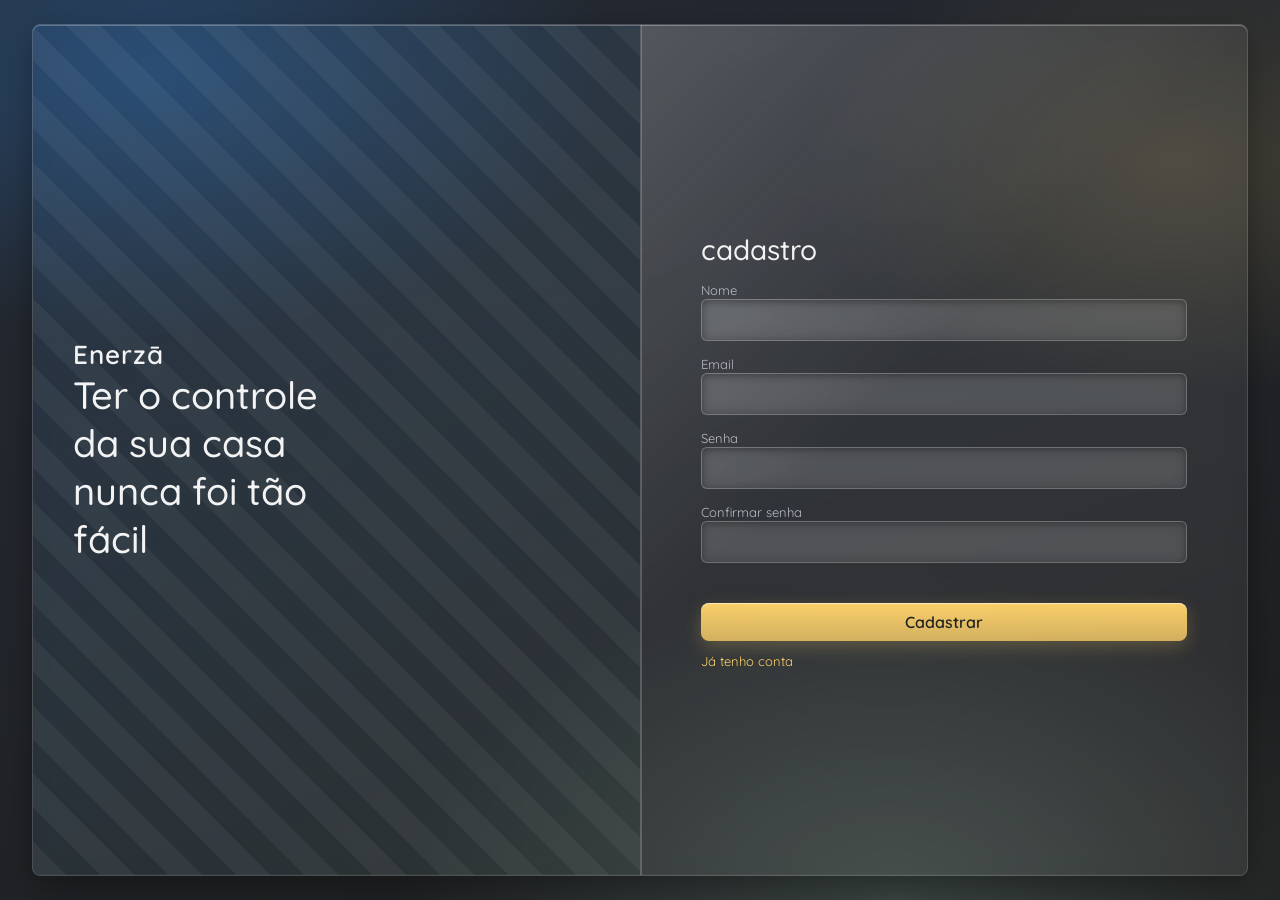
<file: EXPO2026/Enerza/html/cadastro.html>
<!DOCTYPE html>
<html lang="pt-BR">

<head>
    <meta charset="utf-8">
    <meta name="viewport" content="width=device-width, initial-scale=1">
    <title>Enerza - Cadastro</title>
    <link href="https://fonts.googleapis.com/css2?family=Quicksand:wght@400;500;600&display=swap" rel="stylesheet">
    <link rel="stylesheet" href="css/style.css">
    <style>
        .msg { color: #ff8a80; font-size: 13px; min-height: 16px; }
    </style>
</head>

<body>
    <div class="scr">
        <div class="auth">
            <div class="l">
                <div class="lg">Enerzā</div>
                <h2>Ter o controle da sua casa nunca foi tão fácil</h2>
            </div>
            <div class="r">
                <h3>cadastro</h3>
                <div><label>Nome</label><input type="text" id="nome" autocomplete="name" maxlength="60"></div>
                <div><label>Email</label><input type="email" id="email" autocomplete="username"></div>
                <div><label>Senha</label><input type="password" id="senha" autocomplete="new-password"></div>
                <div><label>Confirmar senha</label><input type="password" id="confirmar" autocomplete="new-password"></div>
                <div class="msg" id="msg" role="alert"></div>
                <a class="btn" href="#" id="cadastrar" style="text-align:center">Cadastrar</a>
                <a class="link" href="login2.html">Já tenho conta</a>
            </div>
        </div>
    </div>

    <script src="script/cadastro.js"></script>
</body>

</html>
</file>
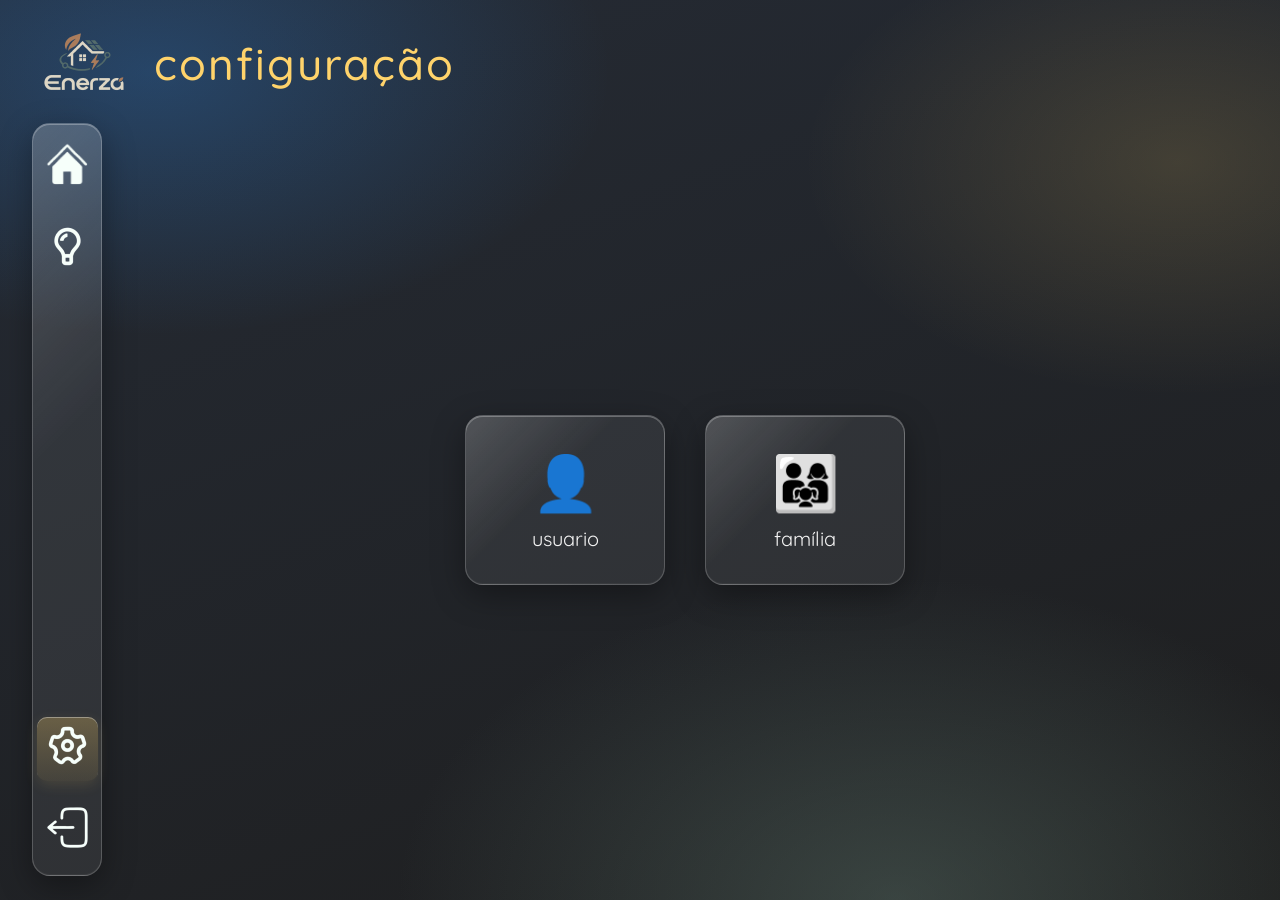
<file: EXPO2026/Enerza/html/configuracao.html>
<!DOCTYPE html>
<html lang="pt-BR">

<head>
    <meta charset="utf-8">
    <meta name="viewport" content="width=device-width, initial-scale=1">
    <title>Enerza - Configuração</title>
    <link href="https://fonts.googleapis.com/css2?family=Quicksand:wght@400;500;600&display=swap" rel="stylesheet">
    <link rel="stylesheet" href="css/style.css">
</head>

<body>
    <div class="scr">
        <header>
            <div class="logo"><img src="css/img/logoEnerza.png" alt="Logo Enerzā"></div>
            <h1 class="t">configuração</h1>
        </header>
        <div class="grid w2c">
            <nav class="box"><a href="inicio.html"><img src="css/img/casa.png" alt="Início"></a>
                <a href="dispositivos.html"><img src="css/img/lampada.png" alt="Dispositivos"></a>
                
                

                <div class="sp"></div>
                
                <a href="configuracao.html" class=on><img src="css/img/config.png" alt="Configurações"></a>
                <a href="index2.html" id="sair" title="Sair"><img src="css/img/saida.png" alt="Sair"></a>
            </nav>
            <div class="cfg"><a class="cbtn" href="usuario.html"><span>👤</span>usuario</a><a class="cbtn"
                    href="familia.html"><span>👨‍👩‍👧</span>família</a></div>
        </div>
    </div>
</body>

</html>
</file>
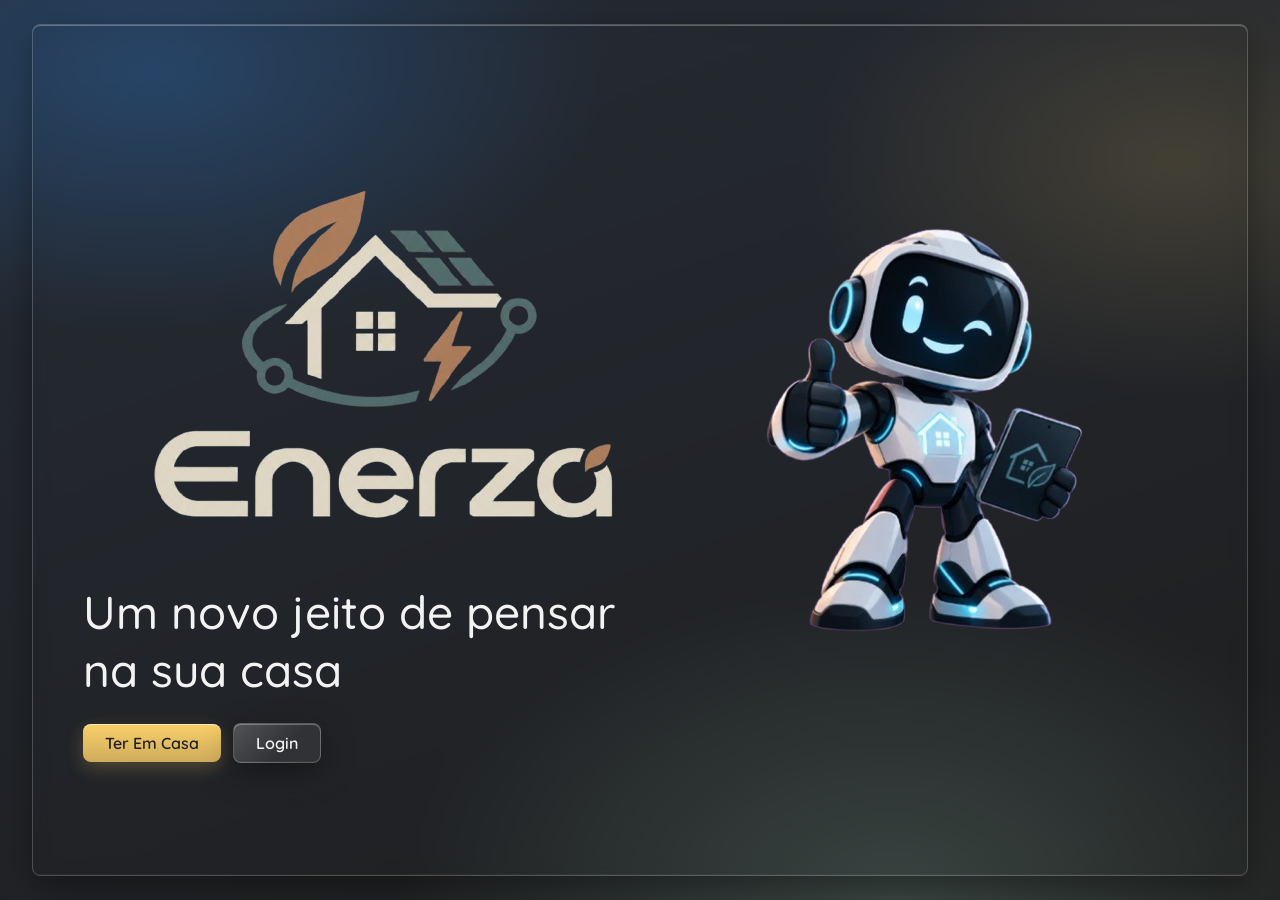
<file: EXPO2026/Enerza/html/index2.html>
<!DOCTYPE html>
<html lang="pt-BR">

<head>
    <meta charset="utf-8">
    <meta name="viewport" content="width=device-width, initial-scale=1">
    <title>Enerza - Início</title>
    <link href="https://fonts.googleapis.com/css2?family=Quicksand:wght@400;500;600&display=swap" rel="stylesheet">
    <link rel="stylesheet" href="css/style.css">
</head>

<body>

    <div class="scr">
        <div class="land">
            <div>
                <div class="logo"><img src="css/img/logoEnerza2.png" alt="Logo Enerzā"></div>
                <h1>Um novo jeito de pensar na sua casa</h1>
                <div class="chips"><a class="btn" href="cadastro.html">Ter Em Casa</a><a class="btn o"
                        href="login2.html">Login</a></div>
            </div>
            <div class="bot"><img src="css/img/robocop.png" alt="Assistente virtual"></div>
        </div>
    </div>

</body>

</html>
</file>
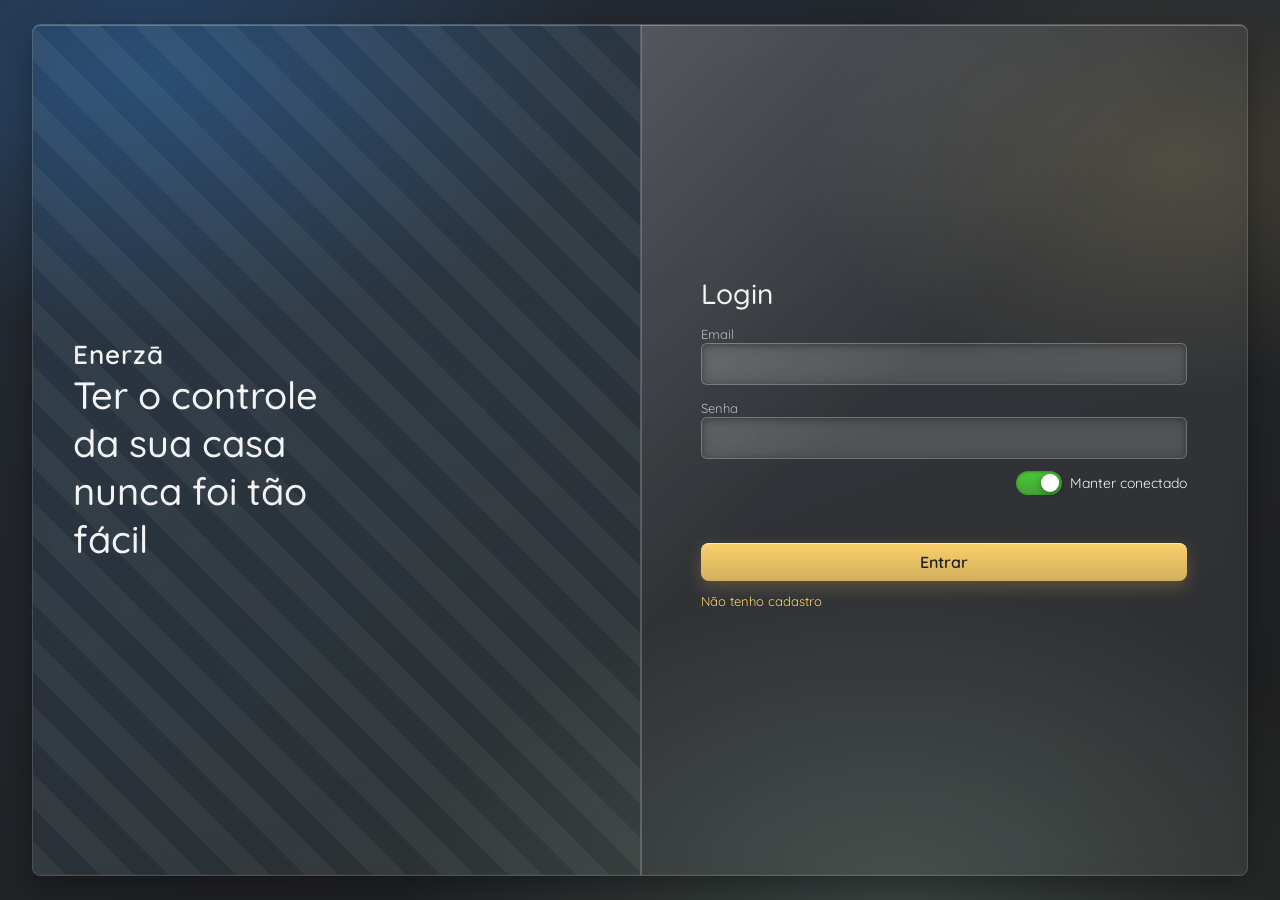
<file: EXPO2026/Enerza/html/login2.html>
<!DOCTYPE html>
<html lang="pt-BR">

<head>
    <meta charset="utf-8">
    <meta name="viewport" content="width=device-width, initial-scale=1">
    <title>Enerza - Login</title>
    <link href="https://fonts.googleapis.com/css2?family=Quicksand:wght@400;500;600&display=swap" rel="stylesheet">
    <link rel="stylesheet" href="css/style.css">
    <style>
        .msg { color: #ff8a80; font-size: 13px; min-height: 16px; }
    </style>
</head>

<body>
    <div class="scr">
        <div class="auth">
            <div class="l">
                <div class="lg">Enerzā</div>
                <h2>Ter o controle da sua casa nunca foi tão fácil</h2>
            </div>
            <div class="r">
                <h3>Login</h3>
                <div><label>Email</label><input type="email" id="email" autocomplete="username"></div>
                <div><label>Senha</label><input type="password" id="senha" autocomplete="current-password"></div>
                <div class="chk"><label class="tg"><input type="checkbox" id="manter" checked><span></span></label> Manter conectado
                </div>
                <div class="msg" id="msg" role="alert"></div>
                <a class="btn" href="#" id="entrar" style="text-align:center">Entrar</a>
                <div class="login-links">
                    <a class="link" href="cadastro.html">Não tenho cadastro</a>
                </div>
            </div>
        </div>
    </div>

    <script src="script/login.js"></script>
</body>

</html>
</file>
<file: EXPO2026/Enerza/html/css/style.css>
/* Enerzā - CSS compartilhado */
:root {
  --bg: #1e1e1e;
  --panel: #2f3541;
  --card: #363c48;
  --line: #c9ccd3;
  --txt: #f3f3f3;
  --mut: #b8bcc6;
  --y: #ffd36b;
  --g: #4cd137
}

* {
  box-sizing: border-box
}

body {
  margin: 0;
  background: var(--bg);
  color: var(--txt);
  font-family: 'Quicksand', system-ui, sans-serif;
  padding: 0
}

html,
body {
  height: 100%
}

a {
  color: inherit;
  text-decoration: none
}

.scr {
  width: 100%;
  min-height: 100vh;
  background: #252b35;
  padding: 24px 32px;
  display: flex;
  flex-direction: column
}

.box {
  border: 1px solid var(--line);
  border-radius: 12px;
  background: var(--panel);
  box-shadow: 0 3px 6px #0005
}

.y {
  color: var(--y)
}

.btn {
  display: inline-block;
  background: var(--y);
  color: #222;
  border: 0;
  border-radius: 8px;
  padding: 9px 22px;
  font: 600 16px Quicksand, sans-serif;
  cursor: pointer
}

.btn.o {
  background: none;
  color: var(--txt);
  border: 1px solid var(--line)
}

.lg {
  font-size: 26px;
  font-weight: 600;
  letter-spacing: 1px
}

/* entrada */
.auth,
.land {
  display: grid;
  grid-template-columns: 1fr 1fr;
  min-height: calc(100vh - 48px);
  border-radius: 8px;
  overflow: hidden;
  background: linear-gradient(135deg, #1c2029, #2b323f)
}

.land {
  align-items: center;
  padding: 30px 50px
}

.land h1 {
  font-size: 46px;
  font-weight: 500;
  margin: 10px 0 24px
}

.bot {
  font-size: 200px;
  text-align: center
}

.auth .l {
  padding: 40px;
  display: flex;
  flex-direction: column;
  justify-content: center;
  background: repeating-linear-gradient(45deg, #2a303b 0 24px, #1a1e26 24px 48px)
}

.auth .l h2 {
  font-size: 38px;
  font-weight: 500;
  margin: 0;
  max-width: 300px
}

.auth .r {
  padding: 40px 60px;
  display: flex;
  flex-direction: column;
  justify-content: center;
  gap: 12px;
  background: #202530
}

.auth h3 {
  margin: 0;
  font-size: 28px;
  font-weight: 500
}

.auth input[type=text],
.auth input[type=email],
.auth input[type=password] {
  width: 100%;
  padding: 10px 12px;
  border-radius: 6px;
  border: 1px solid #888;
  background: #e9e9ee;
  font: 16px Quicksand, sans-serif
}

.auth label {
  font-size: 13px;
  color: var(--mut)
}

.soc {
  display: flex;
  gap: 10px
}

.soc a {
  flex: 1;
  background: #eee;
  color: #222;
  border-radius: 6px;
  padding: 8px;
  font-weight: 600;
  text-align: center
}

.link {
  color: var(--y);
  font-size: 13px
}

/* cabeçalho */
header {
  display: flex;
  align-items: center;
  gap: 22px;
  flex-wrap: wrap
}

.logo {
  font-size: 26px;
  font-weight: 600;
  color: #ece6d8;
  text-align: center;
  line-height: 1
}

.logo span {
  display: block;
  font-size: 30px
}

h1.t {
  font-weight: 500;
  font-size: 44px;
  color: var(--y);
  margin: 0;
  letter-spacing: 2px
}

.tabs {
  margin-left: auto;
  display: flex;
  background: var(--card);
  border-radius: 18px;
  padding: 5px;
  box-shadow: 0 2px 6px #0006;
  flex-wrap: wrap
}

.tabs a {
  font-size: 20px;
  padding: 9px 18px;
  border-radius: 14px
}

.tabs a.on {
  background: var(--y);
  color: #222
}

.tabs a:hover:not(.on) {
  background: #ffffff14
}

/* layout */
.grid {
  display: grid;
  grid-template-columns: 70px 300px 1fr;
  gap: 20px;
  margin-top: 20px;
  flex: 1
}

.grid.w2c {
  grid-template-columns: 70px 1fr
}

nav {
  display: flex;
  flex-direction: column;
  align-items: center;
  padding: 12px 0;
  gap: 18px
}

nav a {
  font-size: 26px;
  padding: 6px 8px;
  border-radius: 10px
}

nav a.on,
nav a:hover {
  background: #ffffff1c
}

nav .sp {
  flex: 1
}

.col,
.right {
  display: flex;
  flex-direction: column;
  gap: 16px
}

.weather {
  text-align: center;
  padding: 18px 10px
}

.weather .ico {
  font-size: 80px
}

.fontcarregando {
  font-size: 44px;
}

.weather .tt {
  font-size: 44px
}

.energy {
  padding: 14px 14px 6px
}

.energy h3 {
  margin: 0 0 12px;
  font-weight: 500;
  font-size: 20px;
  text-align: center
}

.row {
  display: flex;
  align-items: center;
  gap: 10px;
  margin-bottom: 10px
}

.ic {
  width: 40px;
  height: 40px;
  border-radius: 10px;
  background: #5a7068;
  display: grid;
  place-items: center;
  flex: none;
  font-size: 20px
}

.row b {
  font-weight: 500;
  font-size: 15px;
  display: block
}

.row small {
  font-size: 12px;
  color: var(--mut)
}

.row .w {
  margin-left: auto;
  font-size: 14px
}

.top {
  display: grid;
  grid-template-columns: 1fr 1fr;
  gap: 16px
}

.music {
  background: linear-gradient(#6b6f76, #5d6168);
  padding: 10px 12px;
  display: flex;
  flex-direction: column;
  gap: 8px
}

.m1 {
  display: flex;
  gap: 8px;
  align-items: center
}

.cover {
  width: 34px;
  height: 34px;
  border-radius: 5px;
  background: linear-gradient(135deg, #e91e8c, #3b2bd6)
}

.m1 b {
  font-size: 12px;
  display: block
}

.m1 small {
  font-size: 12px;
  color: #ddd
}

.bar {
  height: 4px;
  background: #ffffff55;
  border-radius: 3px
}

.bar i {
  display: block;
  height: 100%;
  width: 40%;
  background: #fff;
  border-radius: 3px
}

.ctl {
  display: flex;
  justify-content: center;
  gap: 30px;
  font-size: 22px
}

.wifi {
  padding: 10px 14px
}

.w1 {
  display: flex;
  align-items: center;
  gap: 8px;
  padding-bottom: 8px;
  border-bottom: 1px solid #8a8f99
}

.w1 b {
  color: var(--y);
  font-weight: 500;
  font-size: 17px;
  display: block;
  line-height: 1
}

.w1 small {
  font-size: 12px
}

.w2 {
  display: flex;
  justify-content: space-between;
  margin-top: 8px;
  font-size: 11px;
  gap: 6px
}

.w2 em {
  font-style: normal;
  color: var(--y);
  font-size: 13px;
  display: block
}

/* toggle (checkbox) */
.tg {
  margin-left: auto;
  position: relative;
  display: inline-block;
  width: 46px;
  height: 24px;
  flex: none
}

.tg input {
  opacity: 0;
  position: absolute;
  inset: 0;
  margin: 0;
  cursor: pointer;
  z-index: 1
}

.tg span {
  position: absolute;
  inset: 0;
  background: #777;
  border-radius: 14px;
  transition: .2s
}

.tg span::after {
  content: "";
  position: absolute;
  top: 3px;
  left: 3px;
  width: 18px;
  height: 18px;
  border-radius: 50%;
  background: #fff;
  transition: .2s
}

.tg input:checked+span {
  background: var(--g)
}

.tg input:checked+span::after {
  left: 25px
}

/* cômodos */
.rooms {
  padding: 14px;
  display: flex;
  flex-direction: column;
  gap: 14px;
  flex: 1
}

.view {
  position: relative;
  border-radius: 10px;
  overflow: hidden;
  border: 1px solid var(--line);
  min-height: 220px;
  flex: 1
}

.view .tag {
  position: absolute;
  left: 16px;
  top: 8px;
  font-size: 28px;
  display: flex;
  align-items: center;
  gap: 10px
}

.star {
  position: relative;
  font-size: 26px;
  cursor: pointer;
  color: #111
}

.star input {
  position: absolute;
  opacity: 0;
  inset: 0;
  cursor: pointer
}

.star:has(input:checked) {
  color: #f5a300
}

.p-quarto {
  background: linear-gradient(90deg, #b9895a 0 18%, #9bb3c7 18% 62%, #a97b4f 62%);
  color: #111
}

.p-sala {
  background: linear-gradient(#cfd8df, #9bb0c0 55%, #7d6a58 55%);
  color: #111
}

.p-cozinha {
  background: linear-gradient(135deg, #d9a36b, #8a5a3a 50%, #e8c9a0);
  color: #fff
}

.p-banheiro {
  background: linear-gradient(90deg, #8fb5a8, #c9e0d8 50%, #b5835e);
  color: #fff
}

.p-cam {
  background: linear-gradient(#2e2e2e, #161616);
  color: #eee
}

.live {
  position: absolute;
  right: 14px;
  top: 14px;
  font-size: 12px;
  background: #d33;
  border-radius: 10px;
  padding: 2px 8px
}

.pad {
  padding: 16px
}

.pad h3 {
  margin: 0 0 10px;
  font-weight: 500
}

.big {
  font-size: 44px;
  font-weight: 500
}

.chips {
  display: flex;
  gap: 12px;
  flex-wrap: wrap;
  align-items: center
}

.chip {
  background: var(--card);
  border: 1px solid var(--line);
  border-radius: 12px;
  padding: 12px 16px;
  min-width: 130px;
  text-align: center
}

.tiles {
  display: grid;
  grid-template-columns: repeat(2, 1fr);
  gap: 12px
}

.tile {
  display: block;
  border-radius: 10px;
  height: 22vh;
  min-height: 130px;
  position: relative;
  cursor: pointer;
  border: 2px solid transparent;
  padding: 10px;
  font-size: 18px;
  font-weight: 600;
  text-shadow: 0 1px 3px #000
}

.tile input {
  position: absolute;
  opacity: 0
}

.tile:has(input:checked) {
  border-color: var(--y)
}

/* configurações */
.cfg {
  display: flex;
  gap: 40px;
  justify-content: center;
  align-items: center;
  min-height: 60vh;
  flex-wrap: wrap
}

.cbtn {
  width: 200px;
  height: 170px;
  border-radius: 14px;
  background: var(--card);
  border: 1px solid var(--line);
  font-size: 20px;
  display: flex;
  flex-direction: column;
  align-items: center;
  justify-content: center;
  gap: 10px
}

.cbtn span {
  font-size: 54px
}

.cbtn:hover {
  border-color: var(--y);
  color: var(--y)
}

.prof {
  display: flex;
  align-items: center;
  gap: 16px;
  padding: 14px;
  margin-bottom: 14px
}

.av {
  width: 56px;
  height: 56px;
  border-radius: 50%;
  background: #aab;
  display: grid;
  place-items: center;
  font-size: 28px
}

.pref {
  display: grid;
  grid-template-columns: 1fr 1fr;
  gap: 14px
}

.pref .box {
  padding: 14px
}

.pref h4 {
  margin: 0 0 10px;
  font-weight: 500;
  color: var(--y)
}

.pref select {
  width: 100%;
  padding: 8px;
  border-radius: 6px;
  border: 1px solid #777;
  background: #e9e9ee;
  margin-bottom: 8px;
  font-family: inherit
}

.chk {
  display: flex;
  gap: 8px;
  align-items: center;
  font-size: 14px;
  margin-bottom: 8px
}

.dev {
  display: grid;
  grid-template-columns: repeat(3, 1fr);
  gap: 14px
}

.dc {
  background: var(--card);
  border: 1px solid var(--line);
  border-radius: 12px;
  padding: 16px;
  text-align: center;
  cursor: pointer;
  display: flex;
  flex-direction: column;
  align-items: center;
  gap: 4px;
  position: relative
}

.dc input {
  position: absolute;
  opacity: 0
}

.dc .e {
  font-size: 40px
}

.dc:has(input:checked) {
  color: var(--y);
  border-color: var(--y)
}

.dc small {
  color: var(--mut)
}

@media(max-width:820px) {
  .scr {
    padding: 14px
  }

  .grid,
  .grid.w2c {
    grid-template-columns: 58px 1fr
  }

  .right {
    grid-column: 1/-1
  }

  .top,
  .auth,
  .land,
  .pref {
    grid-template-columns: 1fr
  }

  .dev {
    grid-template-columns: 1fr 1fr
  }

  h1.t {
    font-size: 32px
  }

  .tabs {
    margin-left: 0
  }

  .bot {
    font-size: 110px
  }
}

/* ==========================================================
   GLACIAL GLASS — camada visual (mesma paleta do app)
   Só transparência, blur, reflexos, gradientes e sombras.
   ========================================================== */
:root {
  --glass: rgba(255, 255, 255, .07);
  --glass-hi: rgba(255, 255, 255, .16);
  --glass-edge: rgba(255, 255, 255, .20);
  --glass-shadow: 0 10px 32px rgba(0, 0, 0, .35), inset 0 1px 0 rgba(255, 255, 255, .28), inset 0 -1px 0 rgba(255, 255, 255, .04);
  --blur: blur(18px) saturate(140%);
}

/* fundo com profundidade: luzes suaves nas cores da marca 

caso queira deixar igual do figma
background: linear-gradient(180deg, #222831 25%, #393E46 75%);
  background-attachment: fixed;


*/
body {
  background:
    radial-gradient(55% 45% at 12% 8%, rgba(45, 140, 240, .28), transparent 65%),
    radial-gradient(45% 40% at 92% 18%, rgba(255, 211, 107, .15), transparent 65%),
    radial-gradient(60% 55% at 70% 100%, rgba(90, 112, 104, .45), transparent 65%),
    linear-gradient(160deg, #252b35, #1e1e1e);
  background-attachment: fixed;
}

.scr {
  background: transparent
}

/* superfícies de vidro */
.box,
.tabs,
.chip,
.cbtn,
.dc,
.auth .r {
  background: linear-gradient(135deg, var(--glass-hi), rgba(255, 255, 255, 0) 42%), var(--glass);
  /*-webkit-backdrop-filter: var(--blur);
  backdrop-filter: var(--blur);*/
  border: 1px solid var(--glass-edge);
  box-shadow: var(--glass-shadow);
}

.box {
  border-radius: 18px
}

.tabs {
  border-radius: 20px
}

.chip {
  border-radius: 14px
}

/* menu lateral */
nav a {
  transition: .2s
}

nav a.on,
nav a:hover {
  background: linear-gradient(180deg, rgba(255, 211, 107, .28), rgba(255, 211, 107, .10));
  box-shadow: inset 0 1px 0 rgba(255, 255, 255, .35), 0 4px 14px rgba(255, 211, 107, .12)
}

/* abas */
.tabs a {
  transition: .2s
}

.tabs a.on {
  background: linear-gradient(180deg, rgba(255, 211, 107, .98), rgba(255, 211, 107, .78));
  color: #222;
  box-shadow: inset 0 1px 0 rgba(255, 255, 255, .55), 0 4px 14px rgba(255, 211, 107, .25)
}

.tabs a:hover:not(.on) {
  background: rgba(255, 255, 255, .12)
}

/* botões */
.btn {
  background: linear-gradient(180deg, rgba(255, 211, 107, .98), rgba(255, 211, 107, .78));
  box-shadow: inset 0 1px 0 rgba(255, 255, 255, .55), 0 6px 18px rgba(255, 211, 107, .22);
  transition: .2s
}

.btn:hover {
  transform: translateY(-1px);
  box-shadow: inset 0 1px 0 rgba(255, 255, 255, .6), 0 10px 24px rgba(255, 211, 107, .32)
}

.btn.o {
  background: linear-gradient(135deg, var(--glass-hi), rgba(255, 255, 255, 0) 60%), var(--glass);
  color: var(--txt);
  border: 1px solid var(--glass-edge);
  -webkit-backdrop-filter: var(--blur);
  backdrop-filter: var(--blur);
  box-shadow: var(--glass-shadow)
}

/* tela de login / cadastro / inicial */
.auth,
.land {
  background: transparent;
  border: 1px solid var(--glass-edge);
  box-shadow: var(--glass-shadow);
  -webkit-backdrop-filter: blur(8px);
  backdrop-filter: blur(8px)
}

.auth .l {
  background: repeating-linear-gradient(45deg, rgba(255, 255, 255, .06) 0 24px, rgba(255, 255, 255, .01) 24px 48px), linear-gradient(135deg, rgba(45, 140, 240, .10), rgba(90, 112, 104, .18))
}

.auth .r {
  border-radius: 0;
  border-width: 0 0 0 1px;
  box-shadow: inset 1px 0 0 rgba(255, 255, 255, .2)
}

.auth input[type=text],
.auth input[type=email],
.auth input[type=password],
.pref select {
  background: rgba(255, 255, 255, .10);
  color: var(--txt);
  border: 1px solid var(--glass-edge);
  box-shadow: inset 0 2px 6px rgba(0, 0, 0, .25);
  -webkit-backdrop-filter: blur(8px);
  backdrop-filter: blur(8px);
  outline: none;
  transition: .2s
}

.auth input:focus,
.pref select:focus {
  border-color: var(--y);
  box-shadow: inset 0 2px 6px rgba(0, 0, 0, .25), 0 0 0 3px rgba(255, 211, 107, .2)
}

.pref select option {
  background: #2f3541;
  color: #f3f3f3
}

.soc a {
  background: linear-gradient(135deg, rgba(255, 255, 255, .22), rgba(255, 255, 255, .08));
  color: var(--txt);
  border: 1px solid var(--glass-edge);
  box-shadow: inset 0 1px 0 rgba(255, 255, 255, .3);
  transition: .2s
}

.soc a:hover {
  background: rgba(255, 255, 255, .26)
}

/* ícones, toggles, player */
.ic {
  background: linear-gradient(135deg, rgba(90, 112, 104, .85), rgba(90, 112, 104, .45));
  border: 1px solid var(--glass-edge);
  box-shadow: inset 0 1px 0 rgba(255, 255, 255, .3)
}

.tg span {
  background: rgba(255, 255, 255, .22);
  box-shadow: inset 0 1px 3px rgba(0, 0, 0, .35)
}

.tg span::after {
  box-shadow: 0 2px 6px rgba(0, 0, 0, .4), inset 0 1px 0 #fff
}

.tg input:checked+span {
  background: linear-gradient(180deg, rgba(76, 209, 55, .95), rgba(76, 209, 55, .7))
}

.music {
  background: linear-gradient(135deg, rgba(255, 255, 255, .28), rgba(255, 255, 255, .06) 55%), rgba(107, 111, 118, .45)
}

.bar {
  background: rgba(255, 255, 255, .28);
  box-shadow: inset 0 1px 2px rgba(0, 0, 0, .3)
}

/* imagens / câmeras: moldura de vidro e reflexo diagonal */
.view {
  border-color: var(--glass-edge);
  box-shadow: 0 8px 24px rgba(0, 0, 0, .35), inset 0 0 0 1px rgba(255, 255, 255, .08)
}

.view::after {
  content: "";
  position: absolute;
  inset: 0;
  pointer-events: none;
  background: linear-gradient(115deg, rgba(255, 255, 255, .18), rgba(255, 255, 255, 0) 35%)
}

.live {
  background: rgba(211, 51, 51, .85);
  -webkit-backdrop-filter: blur(6px);
  backdrop-filter: blur(6px)
}

.tile {
  border-color: rgba(255, 255, 255, .22);
  box-shadow: 0 6px 18px rgba(0, 0, 0, .3), inset 0 1px 0 rgba(255, 255, 255, .3);
  transition: .2s
}

.tile:hover {
  transform: translateY(-2px)
}

/* cards de dispositivos e botões de configuração */
.dc,
.cbtn {
  border-radius: 18px;
  transition: .2s
}

.dc:hover,
.cbtn:hover {
  transform: translateY(-3px);
  background: linear-gradient(135deg, rgba(255, 255, 255, .22), rgba(255, 255, 255, 0) 45%), rgba(255, 211, 107, .08)
}

.dc:has(input:checked) {
  background: linear-gradient(135deg, rgba(255, 211, 107, .28), rgba(255, 211, 107, .06) 60%), var(--glass);
  box-shadow: var(--glass-shadow), 0 0 24px rgba(255, 211, 107, .12)
}

.av {
  background: linear-gradient(135deg, rgba(255, 255, 255, .5), rgba(255, 255, 255, .2));
  border: 1px solid var(--glass-edge)
}

/* acessibilidade e fallback */
@media(prefers-reduced-transparency:reduce) {

  .box,
  .tabs,
  .chip,
  .cbtn,
  .dc,
  .auth .r {
    background: #363c48;
    -webkit-backdrop-filter: none;
    backdrop-filter: none
  }
}

@supports not ((backdrop-filter:blur(1px)) or (-webkit-backdrop-filter:blur(1px))) {

  .box,
  .tabs,
  .chip,
  .cbtn,
  .dc,
  .auth .r {
    background: rgba(54, 60, 72, .92)
  }
}

.login-links {
  display: flex;
  justify-content: space-between;
  align-items: center;
  width: 100%; /* Garante que o container ocupe toda a largura disponível */
  margin-bottom: 15px; /* Espaçamento em relação aos botões abaixo */
}


/* Estilo usuarios */

.nome {
    font-size: 2em;
    font-weight: bold;
    unicode-bidi: isolate;
}

.infopq{
    font-size: 1em;
    unicode-bidi: isolate;


}

/* Estilo familias */
.fam-add {
  display: none;
  align-items: center;
  gap: 12px;
  flex-wrap: wrap;
  padding: 14px 18px;
  margin-bottom: 16px;
  max-width: 820px
}

.fam-add input {
  flex: 1;
  min-width: 220px;
  padding: 10px 12px;
  border-radius: 8px;
  border: 1px solid var(--glass-edge);
  background: rgba(255, 255, 255, .10);
  color: var(--txt);
  font: 16px Quicksand, sans-serif;
  box-shadow: inset 0 2px 6px rgba(0, 0, 0, .25);
  outline: none;
  transition: .2s
}

.fam-add input::placeholder {
  color: var(--mut)
}

.fam-add input:focus {
  border-color: var(--y);
  box-shadow: inset 0 2px 6px rgba(0, 0, 0, .25), 0 0 0 3px rgba(255, 211, 107, .2)
}

.fam-msg {
  width: 100%;
  font-size: 14px
}

.fam-msg:empty {
  display: none
}

.fam-msg.erro {
  color: #ff8a80
}

.fam-msg.ok {
  color: #80e0a0
}

.fam-lista {
  display: flex;
  flex-direction: column;
  gap: 12px;
  max-width: 820px
}

.fam {
  display: flex;
  align-items: center;
  gap: 16px;
  padding: 14px 18px;
  margin-bottom: 0
}

.fam .av {
  flex: none;
  width: 60px;
  height: 60px;
  font-size: 30px
}

.fam.eu {
  border-color: rgba(255, 211, 107, .55)
}

.fam-info {
  min-width: 0;
  display: flex;
  flex-direction: column;
  gap: 2px
}

.fam-nome {
  font-size: 20px;
  font-weight: 600;
  overflow-wrap: anywhere
}

.fam-nome em {
  font-style: normal;
  font-weight: 500;
  font-size: 14px;
  color: var(--y);
  margin-left: 6px
}

.fam-email {
  font-size: 14px;
  color: var(--mut);
  overflow-wrap: anywhere
}

.badge {
  margin-left: auto;
  flex: none;
  font-size: 13px;
  font-weight: 600;
  padding: 5px 14px;
  border-radius: 999px;
  border: 1px solid var(--glass-edge);
  background: rgba(255, 255, 255, .08)
}

.btn.peq {
  flex: none;
  padding: 7px 16px;
  font-size: 14px
}

.btn.perigo {
  flex: none;
  padding: 7px 16px;
  font-size: 14px;
  background: linear-gradient(180deg, rgba(255, 138, 128, .95), rgba(229, 80, 70, .8));
  color: #fff;
  box-shadow: inset 0 1px 0 rgba(255, 255, 255, .4), 0 6px 18px rgba(229, 80, 70, .22)
}

.badge.admin {
  background: linear-gradient(180deg, rgba(255, 211, 107, .98), rgba(255, 211, 107, .78));
  color: #222;
  border-color: transparent
}

@media(max-width:820px) {
  .fam {
    flex-wrap: wrap
  }

  .badge {
    margin-left: 76px
  }
}


/* Estilo usuario */
.prof .fam-info {
  flex: 1
}

.prof .fam-nome {
  font-size: 24px
}

.prof .fam-fam {
  font-size: 13px;
  color: var(--y)
}

.prof .av {
  flex: none;
  width: 64px;
  height: 64px;
  font-size: 32px
}

.prof .btn {
  flex: none
}

.senha-box {
  display: none;
  flex-direction: column;
  gap: 6px;
  padding: 18px;
  margin-bottom: 14px;
  max-width: 520px
}

.senha-box h4 {
  margin: 0 0 6px;
  font-weight: 500;
  color: var(--y)
}

.senha-box label {
  font-size: 13px;
  color: var(--mut);
  margin-top: 6px
}

.senha-box input {
  width: 100%;
  padding: 10px 12px;
  border-radius: 8px;
  border: 1px solid var(--glass-edge);
  background: rgba(255, 255, 255, .10);
  color: var(--txt);
  font: 16px Quicksand, sans-serif;
  box-shadow: inset 0 2px 6px rgba(0, 0, 0, .25);
  outline: none;
  transition: .2s
}

.senha-box input:focus {
  border-color: var(--y);
  box-shadow: inset 0 2px 6px rgba(0, 0, 0, .25), 0 0 0 3px rgba(255, 211, 107, .2)
}

.senha-box .acoes {
  display: flex;
  gap: 10px;
  margin-top: 12px
}

@media(max-width:820px) {
  .prof {
    flex-wrap: wrap
  }
}

/* Dispositivos (Tuya / Smart Life) */
.dev-wrap {
  min-width: 0
}

.dev-bar {
  display: flex;
  align-items: center;
  justify-content: space-between;
  gap: 12px;
  flex-wrap: wrap;
  margin-bottom: 14px
}

.dev-resumo {
  color: var(--mut);
  font-size: 15px
}

.dev-add {
  max-width: none
}

.fam-add select {
  flex: 1;
  min-width: 160px;
  padding: 10px 12px;
  border-radius: 8px;
  border: 1px solid var(--glass-edge);
  background: rgba(255, 255, 255, .10);
  color: var(--txt);
  font: 16px Quicksand, sans-serif;
  outline: none
}

.fam-add select#icone {
  flex: 0 0 90px;
  min-width: 80px;
  font-size: 22px;
  padding: 6px 10px
}

.fam-add select option {
  color: #222;
  font-size: 18px
}

.fam-add input.peq {
  flex: 0 0 120px;
  min-width: 100px
}

.dc.indisp {
  opacity: .6;
  cursor: not-allowed
}

.dc .x {
  position: absolute;
  top: 8px;
  right: 10px;
  background: none;
  border: 0;
  color: var(--mut);
  font-size: 16px;
  cursor: pointer;
  padding: 2px 6px;
  border-radius: 6px
}

.dc .x:hover {
  color: #ff8a80;
  background: rgba(255, 255, 255, .1)
}

/* Cômodo no card e gastos por cômodo */
.dc select.cm {
  margin-top: 6px;
  padding: 3px 6px;
  border-radius: 6px;
  border: 1px solid var(--line);
  background: rgba(255, 255, 255, .08);
  color: var(--mut);
  font: 12px Quicksand, sans-serif;
  cursor: pointer
}

.dc select.cm option {
  color: #222
}

.gastos-vazio {
  display: block;
  color: var(--mut);
  font-size: 13px;
  text-align: center;
  margin-bottom: 10px
}

.gastos-vazio a {
  color: var(--y)
}

.row.total {
  border-top: 1px solid var(--line);
  padding-top: 10px
}

/* Timers (cozinha e banheiro) */
.chips[data-timer] {
  gap: 14px
}

.tm-campos {
  display: flex;
  align-items: center;
  gap: 6px
}

.tm-campos input {
  width: 64px;
  padding: 9px 8px;
  border-radius: 8px;
  border: 1px solid var(--glass-edge);
  background: rgba(255, 255, 255, .10);
  color: var(--txt);
  font: 18px Quicksand, sans-serif;
  text-align: center;
  outline: none
}

.tm-campos input:focus {
  border-color: var(--y)
}

.tm-campos input:disabled {
  opacity: .5
}

.tm-pre {
  display: flex;
  gap: 8px
}

.tm-pre.off {
  opacity: .4;
  pointer-events: none
}

.chips[data-timer].rodando .big {
  color: var(--y)
}

.chips[data-timer].erro .tm-campos {
  animation: tm-treme .3s 2
}

@keyframes tm-treme {
  25% { transform: translateX(-5px) }
  75% { transform: translateX(5px) }
}

.alarme {
  position: fixed;
  inset: 0;
  z-index: 9999;
  display: flex;
  flex-direction: column;
  align-items: center;
  justify-content: center;
  gap: 24px;
  padding: 24px;
  text-align: center;
  color: #fff;
  animation: alarme-pisca .8s ease-in-out infinite
}

.alarme-ic {
  font-size: 90px
}

.alarme-msg {
  font-size: clamp(28px, 6vw, 56px);
  font-weight: 600
}

@keyframes alarme-pisca {
  0%, 100% { background: rgba(210, 20, 20, .95) }
  50% { background: rgba(60, 0, 0, .95) }
}

@media (prefers-reduced-motion: reduce) {
  .alarme { animation-duration: 2.4s }
}

/* Lâmpada: cor, brilho e branco */
.dc button.lz {
  margin-top: 6px;
  padding: 4px 10px;
  border-radius: 8px;
  border: 1px solid var(--line);
  background: rgba(255, 255, 255, .08);
  color: var(--txt);
  font: 13px Quicksand, sans-serif;
  cursor: pointer
}

.dc button.lz:hover {
  border-color: var(--y);
  color: var(--y)
}

.luz-painel {
  display: none;
  flex-direction: column;
  gap: 14px;
  padding: 16px 18px;
  margin-bottom: 14px
}

.luz-painel.desl .luz-lin {
  opacity: .45;
  pointer-events: none
}

.luz-topo {
  display: flex;
  align-items: center;
  justify-content: space-between;
  font-size: 18px
}

.luz-lin {
  display: flex;
  align-items: center;
  gap: 12px;
  flex-wrap: wrap
}

.luz-rot {
  width: 64px;
  color: var(--mut)
}

.luz-lin input[type=range] {
  flex: 1;
  min-width: 140px;
  accent-color: var(--y)
}

.luz-lin input[type=color] {
  width: 48px;
  height: 36px;
  padding: 0;
  border: 1px solid var(--glass-edge);
  border-radius: 8px;
  background: none;
  cursor: pointer
}

.luz-lin output {
  width: 44px;
  text-align: right
}

.luz-sw {
  display: flex;
  gap: 8px;
  flex-wrap: wrap
}

.luz-sw .sw {
  width: 30px;
  height: 30px;
  border-radius: 50%;
  border: 2px solid rgba(255, 255, 255, .5);
  cursor: pointer;
  padding: 0
}

.luz-sw .sw:hover {
  transform: scale(1.12)
}

.luz-sw .sw.branco {
  background: #fff;
  color: #444;
  font-size: 15px;
  line-height: 1
}

.luz-aviso {
  display: none;
  color: var(--mut)
}

/* Temperatura no topo */
.temp-pill {
  margin-left: auto;
  padding: 8px 20px;
  font-size: 20px;
  border-radius: 14px;
  background: linear-gradient(135deg, var(--glass-hi), rgba(255, 255, 255, 0) 42%), var(--glass);
  border: 1px solid var(--glass-edge);
  box-shadow: var(--glass-shadow);
  white-space: nowrap
}

.temp-pill+.tabs {
  margin-left: 0
}

/* Painel de aparelhos (tomadas e lâmpada) */
.ctl-painel {
  padding: 16px;
  display: flex;
  flex-direction: column;
  gap: 12px;
  flex: 1
}

.ctl-topo {
  display: flex;
  align-items: center;
  justify-content: space-between;
  gap: 12px;
  font-size: 18px
}

.ctl-topo .btn.off {
  opacity: .45
}

.ctl-msg {
  color: #ff8a80;
  font-size: 14px;
  min-height: 0
}

.ctl-msg:empty {
  display: none
}

.ctl-corpo {
  display: grid;
  grid-template-columns: 1fr 260px;
  gap: 16px;
  flex: 1;
  min-height: 0
}

.ctl-corpo.uma {
  grid-template-columns: 1fr
}

.ctl-vazio {
  grid-column: 1 / -1;
  color: var(--mut);
  text-align: center;
  padding: 24px 0
}

.ctl-vazio a {
  color: var(--y)
}

.ctl-plugs {
  display: flex;
  flex-direction: column;
  gap: 12px;
  max-height: 440px;
  overflow-y: auto;
  padding-right: 2px
}

.ctl-plug,
.ctl-lamp {
  border: 1px solid var(--glass-edge);
  border-radius: 12px;
  background: rgba(255, 255, 255, .04)
}

.ctl-plug {
  padding: 10px 16px 12px
}

.ctl-plug.indisp {
  opacity: .6
}

.ctl-nome {
  text-align: center;
  font-size: 22px;
  margin-bottom: 6px
}

.ctl-lin {
  display: flex;
  align-items: center;
  justify-content: space-between;
  gap: 10px
}

.ctl-lin small {
  color: var(--mut);
  font-size: 14px
}

.ctl-lamp {
  padding: 12px 14px 16px;
  display: flex;
  flex-direction: column;
  align-items: center;
  gap: 14px
}

.ctl-lamp.desl .ctl-roda,
.ctl-lamp.desl .ctl-brilho {
  opacity: .45
}

.ctl-abas {
  display: flex;
  gap: 6px;
  flex-wrap: wrap;
  justify-content: center
}

.ctl-abas button {
  border: 1px solid var(--glass-edge);
  background: transparent;
  color: var(--mut);
  border-radius: 8px;
  padding: 3px 10px;
  font: 13px Quicksand, sans-serif;
  cursor: pointer
}

.ctl-abas button.on {
  background: var(--y);
  color: #222;
  border-color: var(--y)
}

.ctl-power {
  width: 104px;
  height: 104px;
  padding: 0;
  border: 0;
  background: none;
  color: var(--mut);
  cursor: pointer;
  transition: .2s
}

.ctl-power svg {
  width: 100%;
  height: 100%
}

.ctl-power.on {
  color: #fff;
  filter: drop-shadow(0 0 10px rgba(255, 211, 107, .55))
}

.ctl-power:hover {
  color: var(--y)
}

.ctl-roda {
  position: relative;
  width: 170px;
  height: 170px;
  border-radius: 50%;
  cursor: crosshair;
  background: radial-gradient(closest-side, #fff, rgba(255, 255, 255, 0)),
    conic-gradient(#f00, #ff0, #0f0, #0ff, #00f, #f0f, #f00);
  box-shadow: 0 4px 14px rgba(0, 0, 0, .4)
}

.ctl-marca {
  position: absolute;
  width: 16px;
  height: 16px;
  border-radius: 50%;
  border: 3px solid #fff;
  box-shadow: 0 0 0 1px rgba(0, 0, 0, .5), 0 2px 6px rgba(0, 0, 0, .5);
  transform: translate(-50%, -50%);
  pointer-events: none;
  display: none
}

.ctl-brilho {
  width: 90%;
  accent-color: var(--y)
}

@media (max-width: 900px) {
  .ctl-corpo {
    grid-template-columns: 1fr
  }
}

.ctl-acoes {
  display: flex;
  gap: 8px;
  flex-wrap: wrap
}
</file>
